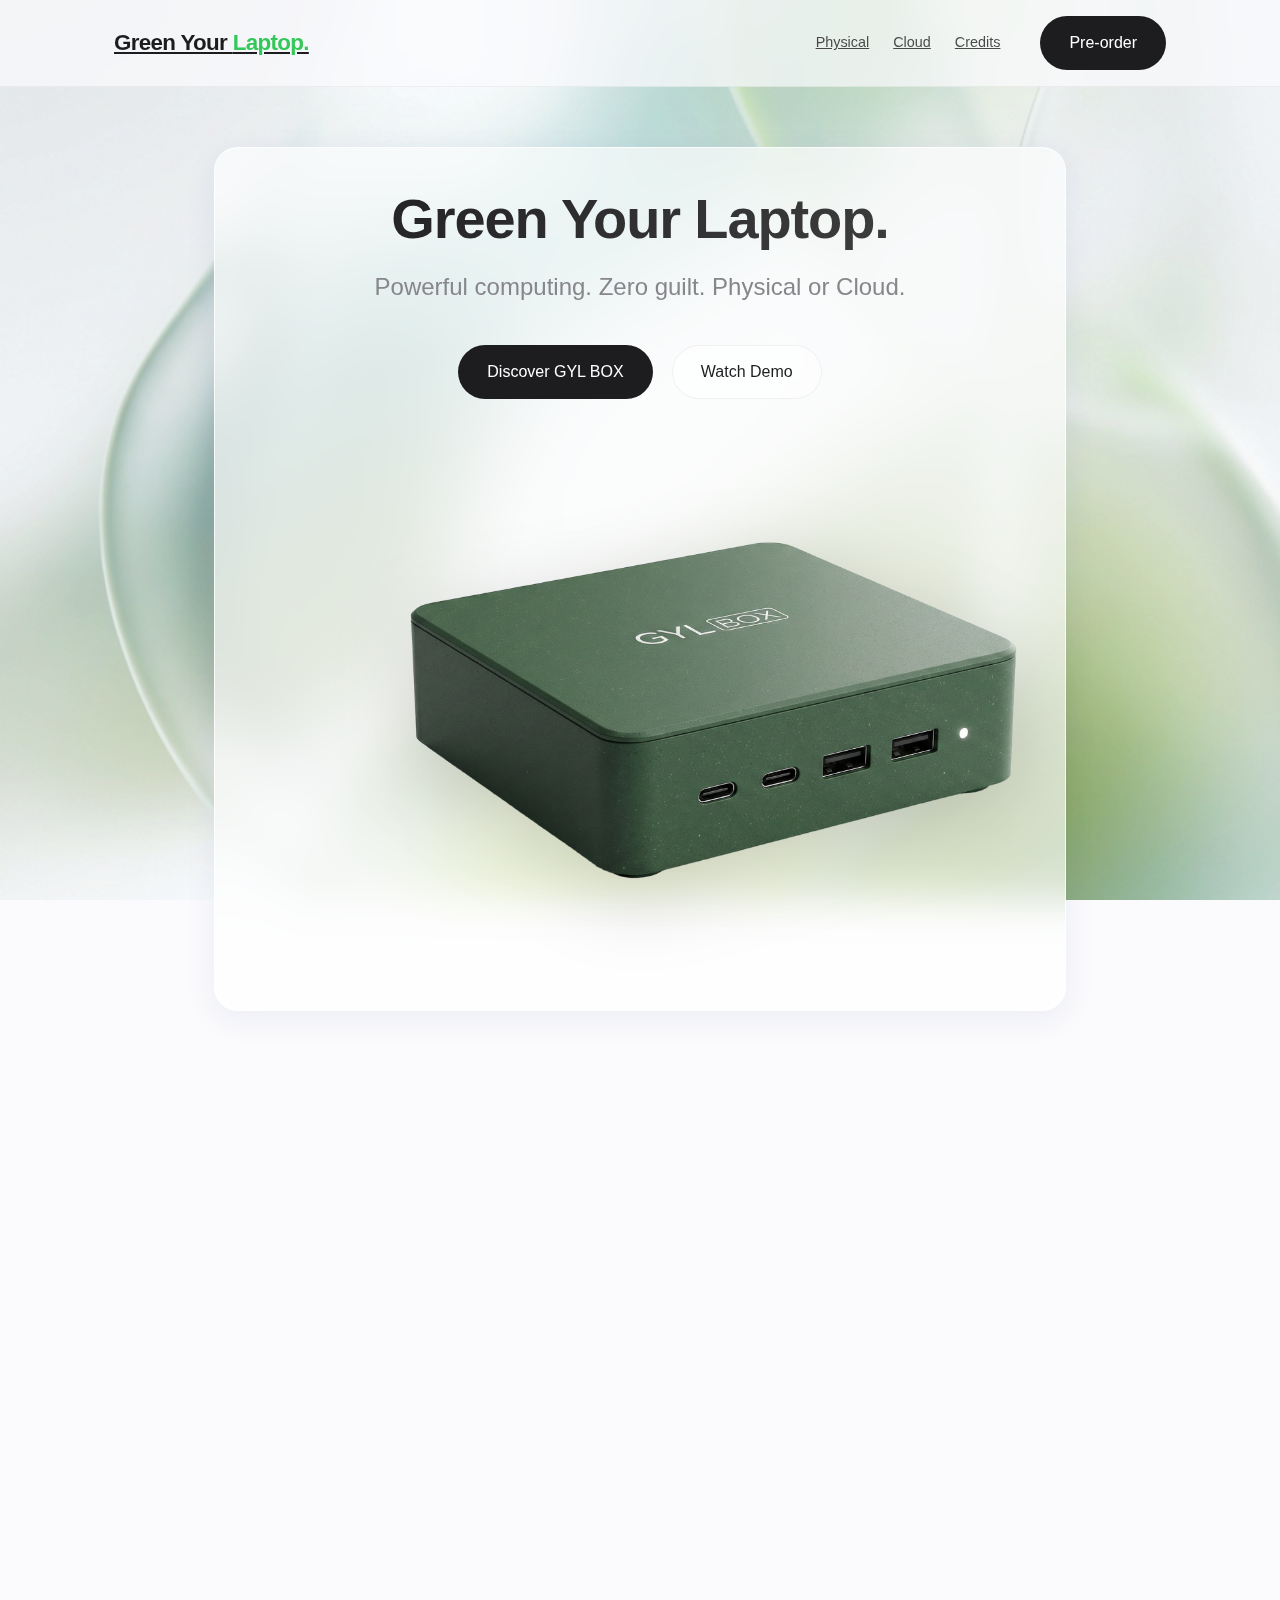
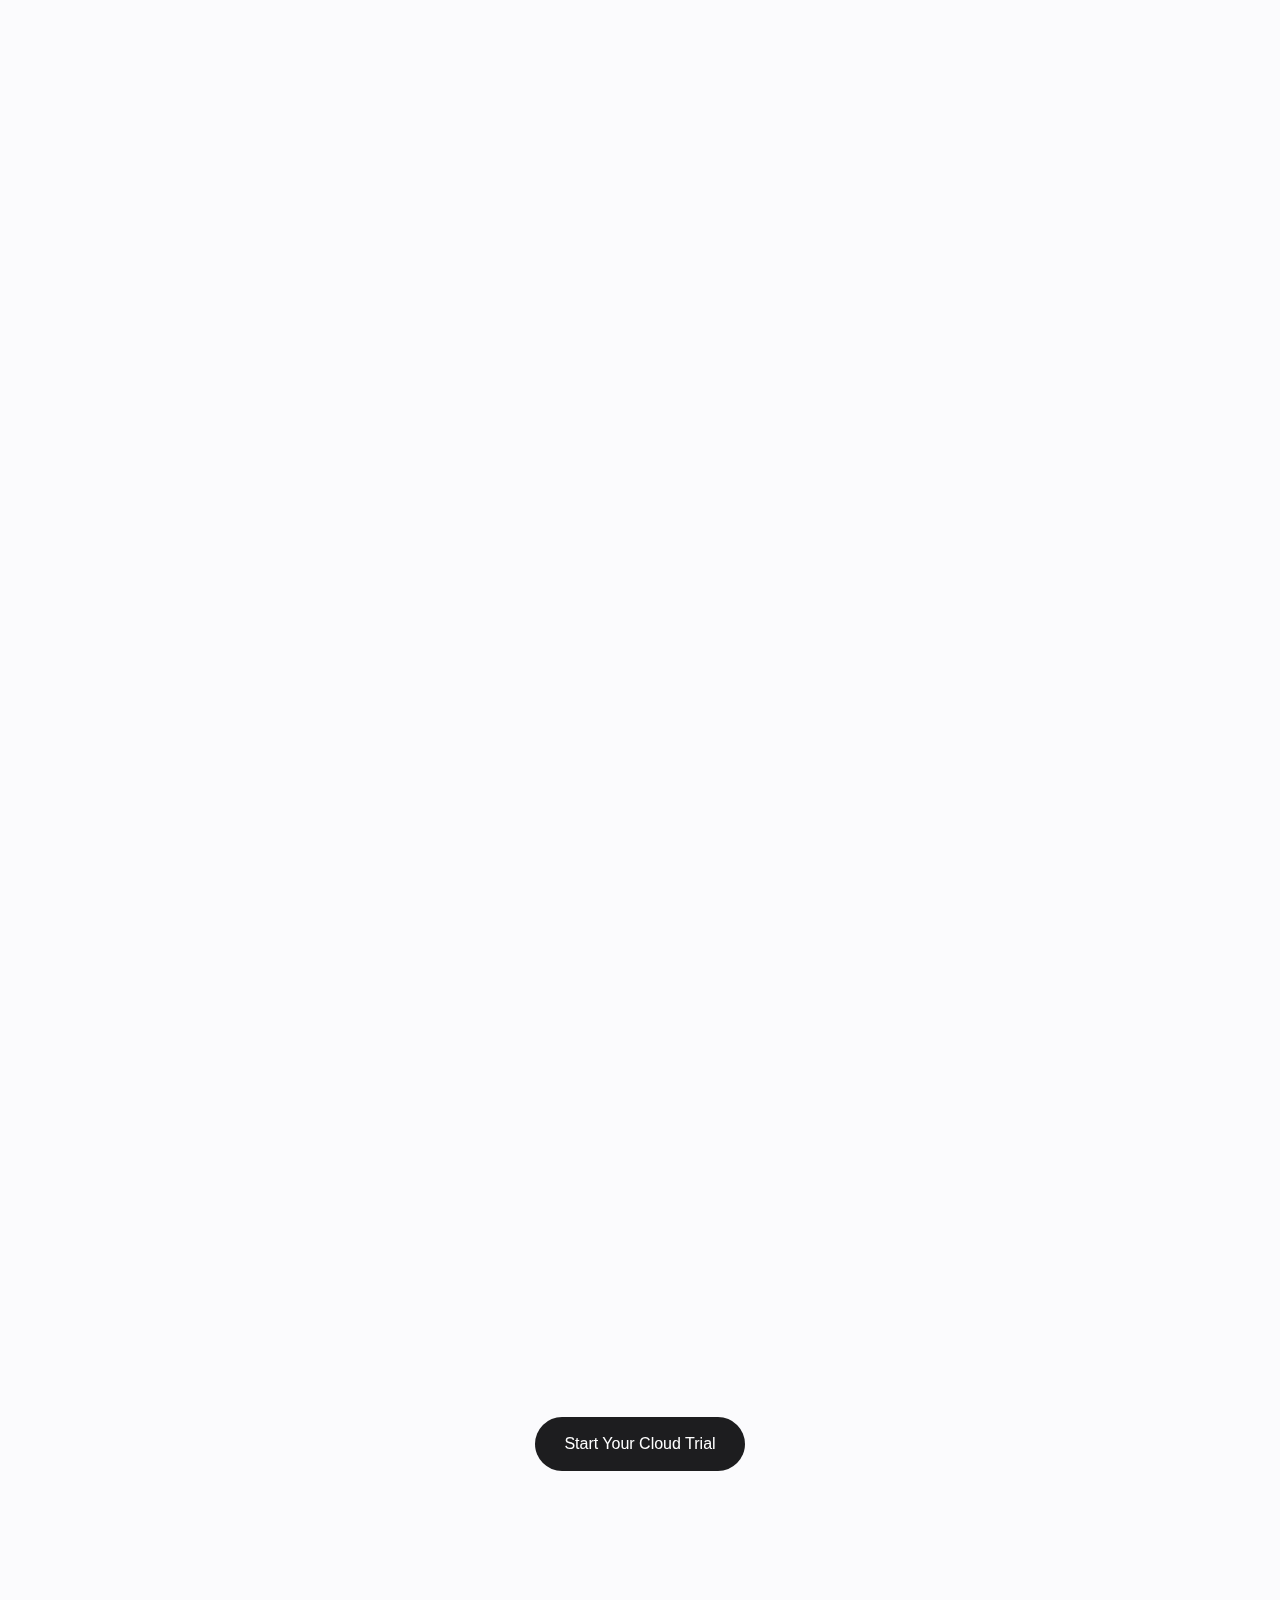
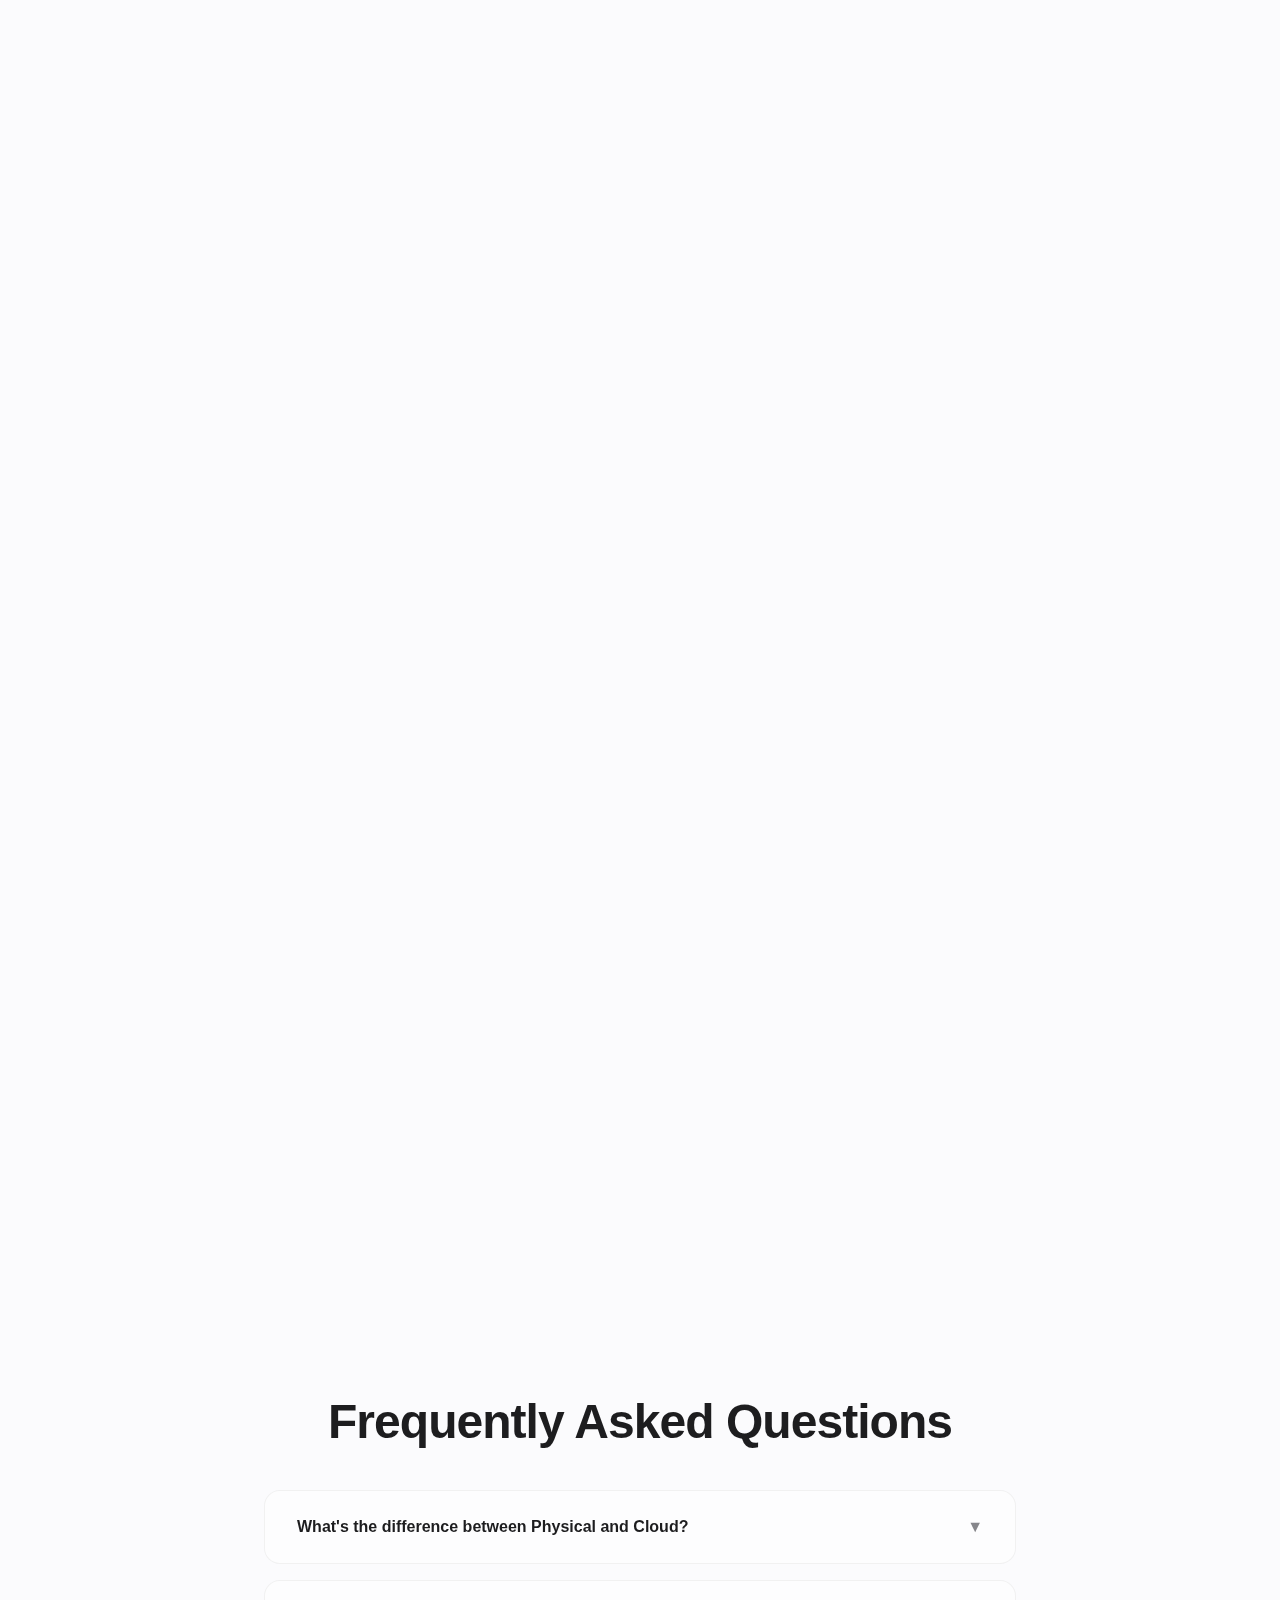
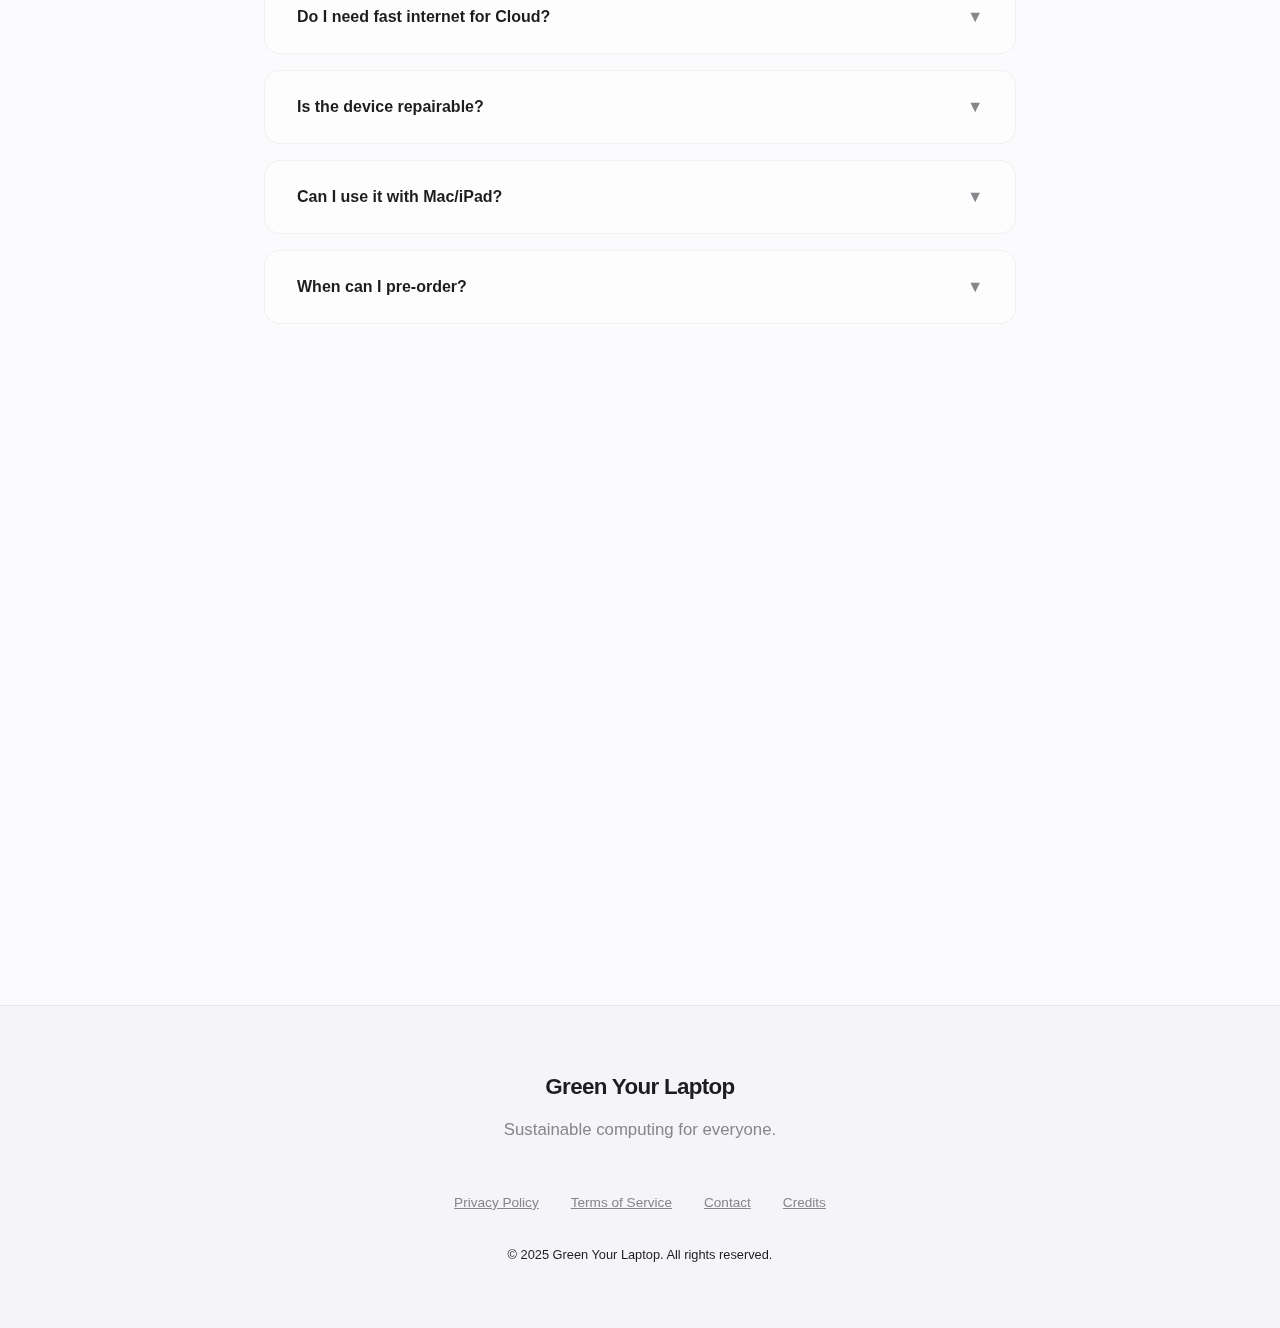
<file: index.html>
<!DOCTYPE html>
<html lang="en">

<head>
    <meta charset="UTF-8">
    <meta name="viewport" content="width=device-width, initial-scale=1.0">
    <title>Green Your Laptop | Sustainable Computing</title>
    <meta name="description"
        content="Powerful computing. Zero guilt. Physical or Cloud. The sustainable choice for your digital life.">
    <link rel="stylesheet" href="style.css">
</head>

<body>

    <!-- Background Wrapper -->
    <div class="bg-wrapper">
        <picture>
            <source media="(max-width: 767px)" srcset="liquid_bg_mobile.png">
            <img src="liquid_bg_desktop.png" alt="" class="bg-image">
        </picture>
    </div>

    <!-- Sticky Header -->
    <header>
        <div class="container nav-container">
            <a href="#" class="logo">Green Your <span>Laptop.</span></a>

            <div class="menu-toggle">
                <span class="bar"></span>
                <span class="bar"></span>
                <span class="bar"></span>
            </div>

            <nav class="nav-links">
                <a href="#physical" class="nav-item">Physical</a>
                <a href="#cloud" class="nav-item">Cloud</a>
                <a href="credits.html" class="nav-item">Credits</a>
                <a href="#preorder" class="btn btn-primary" style="margin-left: 1rem;">Pre-order</a>
            </nav>
        </div>
    </header>

    <!-- Hero Section -->
    <section class="hero" id="hero">
        <div class="container hero-content">
            <div class="glass-card">
                <h1>Green Your Laptop.</h1>
                <p class="hero-subtitle">Powerful computing. Zero guilt. Physical or Cloud.</p>
                <div class="hero-buttons">
                    <a href="#physical" class="btn btn-primary">Discover GYL BOX</a>
                    <a href="#demo" class="btn btn-ghost">Watch Demo</a>
                </div>
                <div class="hero-image-container">
                    <img src="avant.png" alt="GYL BOX Physical - Front view">
                </div>
            </div>
        </div>
    </section>

    <!-- Product 1: GYL BOX Physical -->
    <section class="section-padding" id="physical">
        <div class="container">
            <div class="product-grid">
                <div class="product-image-col">
                    <img src="avant.png" alt="GYL BOX Physical - Front view" class="product-image">
                </div>
                <div class="product-info-col">
                    <div class="glass-card">
                        <h2 class="text-accent">GYL BOX Physical</h2>
                        <h3>Ultra-portable mini PC. Plug into any screen.</h3>
                        <p>Experience desktop-class performance in a chassis made from 100% recycled ocean plastics.</p>

                        <ul class="product-list">
                            <li>7W Ultra-low power consumption</li>
                            <li>100% Recycled Aluminum & Plastic</li>
                            <li>Fully Repairable Design (10/10 iFixit score goal)</li>
                            <li>High-Performance Ryzen Embedded Processor</li>
                        </ul>

                        <div class="specs-row">
                            <div class="spec-item">⚡ 8-Core CPU</div>
                            <div class="spec-item">💾 32GB RAM</div>
                            <div class="spec-item">💿 1TB NVMe</div>
                            <div class="spec-item">🔌 Thunderbolt 4</div>
                        </div>

                        <a href="#" class="btn btn-primary">Pre-order — Starting at €199</a>
                    </div>
                </div>
            </div>
        </div>
    </section>

    <!-- Product 2: GYL BOX Cloud -->
    <section class="section-padding" id="cloud">
        <div class="container">
            <div class="glass-card" style="margin-bottom: 2rem; text-align: center;">
                <h2 class="text-accent">GYL BOX Cloud</h2>
                <h3>Windows Power, Streamed to Your Device</h3>
            </div>

            <div class="product-grid reverse">
                <div class="product-info-col">
                    <div class="glass-card">
                        <ul class="product-list">
                            <li><strong>Use Any Device:</strong> Turn your old laptop, tablet, or phone into a
                                supercomputer.</li>
                            <li><strong>Instant Setup:</strong> No downloads, no updates. Just log in and work.</li>
                            <li><strong>Travel-Ready:</strong> Your workspace follows you anywhere with an internet
                                connection.</li>
                        </ul>
                    </div>
                </div>
                <div class="product-image-col">
                    <img src="arriere.png" alt="GYL BOX - Rear ports" class="product-image">
                </div>
            </div>

            <!-- Pricing Tiers -->
            <div class="tiers-grid">
                <div class="glass-card tier-card">
                    <h4>Cloud Starter</h4>
                    <div class="tier-price">€14.99<span style="font-size: 1rem; color: var(--text-muted);">/mo</span>
                    </div>
                    <p>Perfect for students & office work.</p>
                    <hr style="border-color: var(--glass-border); margin: 1rem 0;">
                    <p>8GB RAM</p>
                    <p>256GB SSD</p>
                    <a href="#" class="btn btn-ghost" style="margin-top: 1rem; width: 100%;">Choose Starter</a>
                </div>
                <div class="glass-card tier-card" style="border-color: var(--accent-color);">
                    <h4 class="text-accent">Cloud Pro</h4>
                    <div class="tier-price">€24.99<span style="font-size: 1rem; color: var(--text-muted);">/mo</span>
                    </div>
                    <p>For creators & power users.</p>
                    <hr style="border-color: var(--glass-border); margin: 1rem 0;">
                    <p>16GB RAM</p>
                    <p>512GB SSD</p>
                    <a href="#" class="btn btn-primary" style="margin-top: 1rem; width: 100%;">Choose Pro</a>
                </div>
                <div class="glass-card tier-card">
                    <h4>Cloud Ultra</h4>
                    <div class="tier-price">€34.99<span style="font-size: 1rem; color: var(--text-muted);">/mo</span>
                    </div>
                    <p>Maximum performance.</p>
                    <hr style="border-color: var(--glass-border); margin: 1rem 0;">
                    <p>32GB RAM</p>
                    <p>1TB SSD</p>
                    <a href="#" class="btn btn-ghost" style="margin-top: 1rem; width: 100%;">Choose Ultra</a>
                </div>
            </div>

            <div style="text-align: center; margin-top: 2rem;">
                <a href="#" class="btn btn-primary">Start Your Cloud Trial</a>
            </div>
        </div>
    </section>

    <!-- Value Props -->
    <section class="section-padding">
        <div class="container">
            <div class="value-grid">
                <div class="glass-card value-card">
                    <div class="value-icon">✈️</div>
                    <h3>Freedom</h3>
                    <p>Work from anywhere. Any screen. Any device. Your computer is no longer tied to hardware.</p>
                </div>
                <div class="glass-card value-card">
                    <div class="value-icon">🌱</div>
                    <h3>Sustainability</h3>
                    <p>100% recycled materials. 7W power consumption. Designed to last 10+ years.</p>
                </div>
                <div class="glass-card value-card">
                    <div class="value-icon">⚡</div>
                    <h3>Performance</h3>
                    <p>RTX graphics. Latest CPU. Desktop power in a pocket-sized form factor.</p>
                </div>
            </div>
        </div>
    </section>

    <!-- Comparison Table -->
    <section class="section-padding">
        <div class="container">
            <div class="glass-card">
                <h2 style="text-align: center; margin-bottom: 2rem;">Physical vs Cloud</h2>
                <div style="overflow-x: auto;">
                    <table class="comparison-table">
                        <thead>
                            <tr>
                                <th>Feature</th>
                                <th>GYL BOX Physical</th>
                                <th>GYL BOX Cloud</th>
                            </tr>
                        </thead>
                        <tbody>
                            <tr>
                                <td><strong>What is it?</strong></td>
                                <td>Tiny, powerful mini PC</td>
                                <td>Streaming PC service</td>
                            </tr>
                            <tr>
                                <td><strong>Price Model</strong></td>
                                <td>One-time purchase</td>
                                <td>Monthly subscription</td>
                            </tr>
                            <tr>
                                <td><strong>Internet?</strong></td>
                                <td>Not required</td>
                                <td>Required (15Mbps+)</td>
                            </tr>
                            <tr>
                                <td><strong>Best For</strong></td>
                                <td>Offline work, privacy, ownership</td>
                                <td>Gaming, flexibility, old devices</td>
                            </tr>
                        </tbody>
                    </table>
                </div>
            </div>
        </div>
    </section>

    <!-- FAQ Section -->
    <section class="section-padding" id="faq">
        <div class="container" style="max-width: 800px;">
            <h2 style="text-align: center; margin-bottom: 2rem;">Frequently Asked Questions</h2>

            <div class="accordion-item">
                <div class="accordion-header">
                    What's the difference between Physical and Cloud?
                    <span class="accordion-icon">▼</span>
                </div>
                <div class="accordion-content">
                    <p>Physical is a hardware device you own. Cloud is a subscription service that streams a powerful
                        computer to your existing devices over the internet.</p>
                </div>
            </div>

            <div class="accordion-item">
                <div class="accordion-header">
                    Do I need fast internet for Cloud?
                    <span class="accordion-icon">▼</span>
                </div>
                <div class="accordion-content">
                    <p>We recommend at least 15 Mbps for a stable experience. For 4K streaming and low-latency gaming,
                        50 Mbps or higher is ideal.</p>
                </div>
            </div>

            <div class="accordion-item">
                <div class="accordion-header">
                    Is the device repairable?
                    <span class="accordion-icon">▼</span>
                </div>
                <div class="accordion-content">
                    <p>Yes! The GYL BOX Physical is designed to be fully modular. You can easily replace the RAM, SSD,
                        and even the fan with standard tools.</p>
                </div>
            </div>

            <div class="accordion-item">
                <div class="accordion-header">
                    Can I use it with Mac/iPad?
                    <span class="accordion-icon">▼</span>
                </div>
                <div class="accordion-content">
                    <p>Absolutely. The GYL Cloud app is available for macOS, iOS, Android, and Windows. You can turn
                        your iPad into a full Windows PC.</p>
                </div>
            </div>

            <div class="accordion-item">
                <div class="accordion-header">
                    When can I pre-order?
                    <span class="accordion-icon">▼</span>
                </div>
                <div class="accordion-content">
                    <p>Pre-orders are open now! Shipping for Physical units begins in Q1 2026. Cloud access is instant
                        upon subscription.</p>
                </div>
            </div>
        </div>
    </section>

    <!-- CTA Footer Section -->
    <section class="section-padding" id="preorder">
        <div class="container">
            <div class="glass-card cta-footer">
                <h2>Ready to Green Your Computing?</h2>
                <div class="btn-group">
                    <a href="#" class="btn btn-primary">Pre-order Physical</a>
                    <a href="#" class="btn btn-ghost">Try Cloud Free</a>
                </div>
            </div>
        </div>
    </section>

    <!-- Footer -->
    <footer>
        <div class="container footer-content">
            <div>
                <h3 class="logo">Green Your Laptop</h3>
                <p>Sustainable computing for everyone.</p>
            </div>
            <div class="footer-links">
                <a href="#">Privacy Policy</a>
                <a href="#">Terms of Service</a>
                <a href="#">Contact</a>
                <a href="credits.html">Credits</a>
            </div>
            <div style="color: var(--text-muted); font-size: 0.8rem;">
                © 2025 Green Your Laptop. All rights reserved.
            </div>
        </div>
    </footer>

    <script src="main.js"></script>
</body>

</html>
</file>
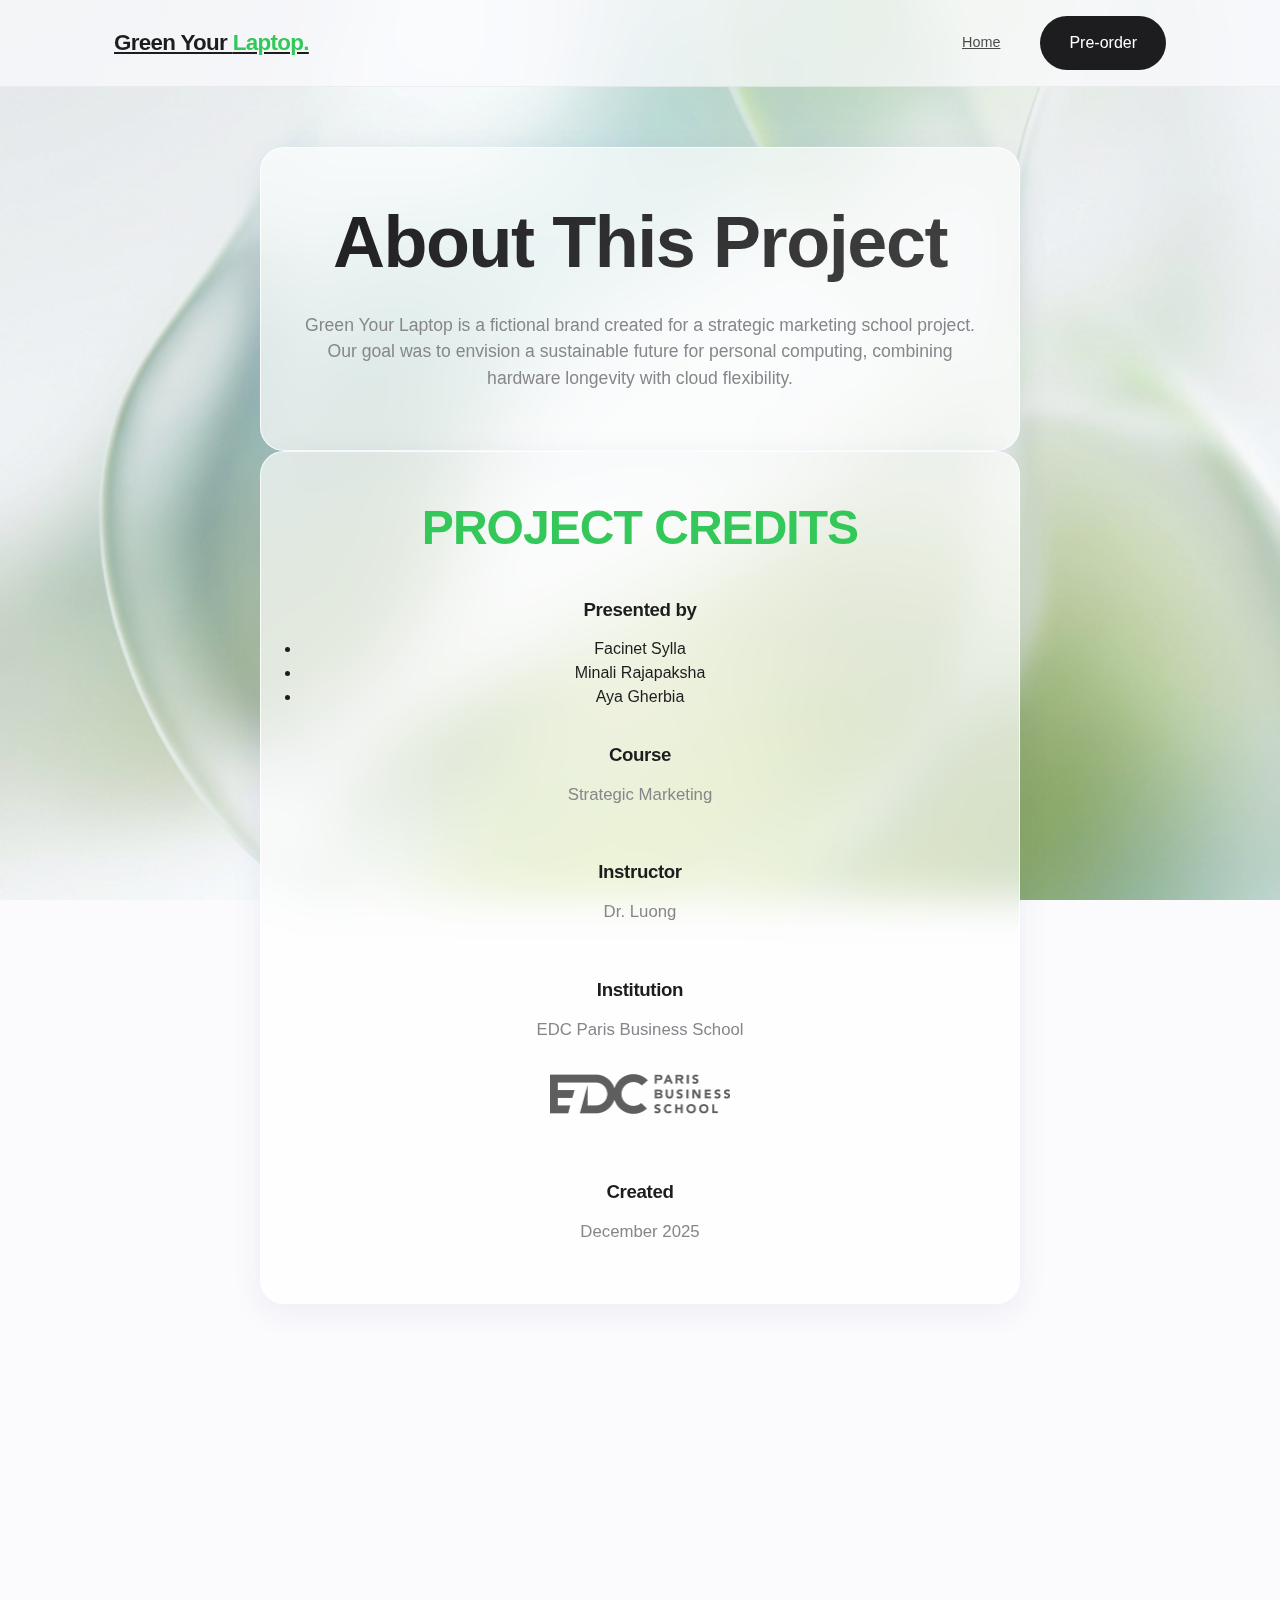
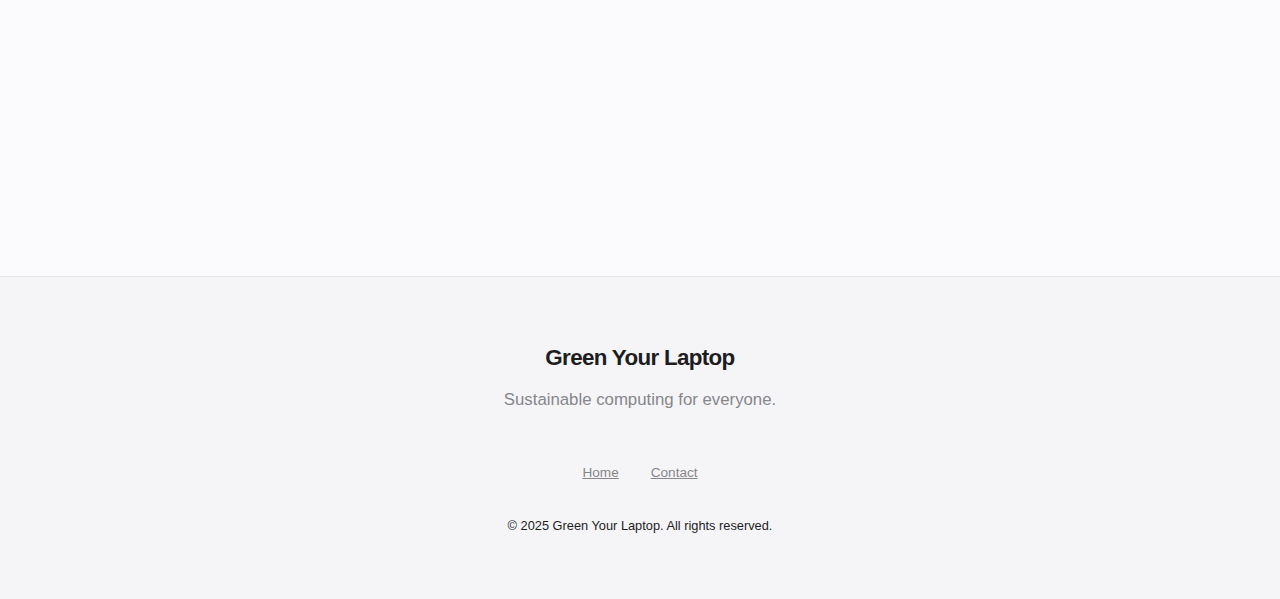
<file: credits.html>
<!DOCTYPE html>
<html lang="en">

<head>
    <meta charset="UTF-8">
    <meta name="viewport" content="width=device-width, initial-scale=1.0">
    <title>Credits | Green Your Laptop</title>
    <link rel="stylesheet" href="style.css">
</head>

<body>

    <!-- Background Wrapper -->
    <div class="bg-wrapper">
        <picture>
            <source media="(max-width: 767px)" srcset="liquid_bg_mobile.png">
            <img src="liquid_bg_desktop.png" alt="" class="bg-image">
        </picture>
    </div>

    <!-- Sticky Header -->
    <header>
        <div class="container nav-container">
            <a href="index.html" class="logo">Green Your <span>Laptop.</span></a>

            <div class="menu-toggle">
                <span class="bar"></span>
                <span class="bar"></span>
                <span class="bar"></span>
            </div>

            <nav class="nav-links">
                <a href="index.html" class="nav-item">Home</a>
                <a href="index.html#preorder" class="btn btn-primary" style="margin-left: 1rem;">Pre-order</a>
            </nav>
        </div>
    </header>

    <!-- Main Content -->
    <main class="credits-container">

        <div class="glass-card credits-section" style="text-align: center;">
            <h1>About This Project</h1>
            <p style="margin-top: 1rem; font-size: 1.1rem;">
                Green Your Laptop is a fictional brand created for a strategic marketing school project.
                Our goal was to envision a sustainable future for personal computing, combining hardware longevity with
                cloud flexibility.
            </p>
        </div>

        <div class="glass-card credits-section">
            <h2 class="text-accent" style="text-align: center; margin-bottom: 2rem;">PROJECT CREDITS</h2>

            <div style="display: grid; grid-template-columns: 1fr; gap: 2rem; text-align: center;">

                <div>
                    <h3>Presented by</h3>
                    <ul class="team-list">
                        <li>Facinet Sylla</li>
                        <li>Minali Rajapaksha</li>
                        <li>Aya Gherbia</li>
                    </ul>
                </div>

                <div>
                    <h3>Course</h3>
                    <p>Strategic Marketing</p>
                </div>

                <div>
                    <h3>Instructor</h3>
                    <p>Dr. Luong</p>
                </div>

                <div>
                    <h3>Institution</h3>
                    <p>EDC Paris Business School</p>
                    <img src="logo_edc.png" alt="EDC Paris Business School" class="edc-logo">
                </div>

                <div>
                    <h3>Created</h3>
                    <p>December 2025</p>
                </div>

            </div>
        </div>

        <div class="glass-card credits-section">
            <h3>Assets & Inspiration</h3>
            <ul style="list-style: disc; padding-left: 1.5rem; margin-top: 1rem; color: var(--text-muted);">
                <li><strong>Product renders:</strong> AI Generated (Midjourney/DALL-E)</li>
                <li><strong>Design inspired by:</strong> Apple.com, Shadow.tech</li>
                <li><strong>Font:</strong> System default (San Francisco, Segoe UI, Roboto)</li>
            </ul>
        </div>

        <div class="glass-card credits-section" style="border-color: rgba(255, 100, 100, 0.3);">
            <h3 style="color: #ff8888;">Disclaimer</h3>
            <p style="margin-top: 0.5rem;">
                "Green Your Laptop" and "GYL BOX" are fictional brands created for educational purposes only.
                This website is a proof-of-concept landing page and does not represent a real commercial product.
            </p>
        </div>

    </main>

    <!-- Footer -->
    <footer>
        <div class="container footer-content">
            <div>
                <h3 class="logo">Green Your Laptop</h3>
                <p>Sustainable computing for everyone.</p>
            </div>
            <div class="footer-links">
                <a href="index.html">Home</a>
                <a href="#">Contact</a>
            </div>
            <div style="color: var(--text-muted); font-size: 0.8rem;">
                © 2025 Green Your Laptop. All rights reserved.
            </div>
        </div>
    </footer>

    <script src="main.js"></script>
</body>

</html>
</file>
<file: style.css>
/* 
 * Green Your Laptop - Global Styles (V2 Premium Light)
 * Design: Liquid Glass / Apple-like / Eco-Premium
 * Colors: White/Off-White, Deep Green Text, Lime Accents
 */

:root {
    /* Palette */
    --bg-color: #FBFBFD;
    /* Apple off-white */
    --text-primary: #1D1D1F;
    /* Apple dark grey/black */
    --text-secondary: #86868B;
    /* Apple muted grey */
    --accent-color: #34C759;
    /* Fresh Green */
    --accent-gradient: linear-gradient(135deg, #34C759 0%, #30B0C7 100%);

    /* Glassmorphism - Light Theme */
    --glass-bg: rgba(255, 255, 255, 0.65);
    --glass-border: rgba(255, 255, 255, 0.8);
    --glass-shadow: 0 8px 32px 0 rgba(31, 38, 135, 0.07);
    --glass-blur: 20px;

    /* Typography */
    --font-family: -apple-system, BlinkMacSystemFont, "Segoe UI", Roboto, Helvetica, Arial, sans-serif;
    --transition-speed: 0.4s;
}

* {
    margin: 0;
    padding: 0;
    box-sizing: border-box;
}

body {
    font-family: var(--font-family);
    background-color: var(--bg-color);
    color: var(--text-primary);
    min-height: 100vh;
    line-height: 1.5;
    overflow-x: hidden;
    -webkit-font-smoothing: antialiased;
}

/* Background Wrapper */
.bg-wrapper {
    position: fixed;
    top: 0;
    left: 0;
    width: 100%;
    height: 100%;
    z-index: -1;
    overflow: hidden;
}

.bg-image {
    width: 100%;
    height: 100%;
    object-fit: cover;
    opacity: 0.8;
    /* Subtle blend */
}

/* --- Typography --- */

h1,
h2,
h3,
h4 {
    font-weight: 600;
    letter-spacing: -0.02em;
    /* Tighter tracking like Apple */
    margin-bottom: 0.8rem;
}

h1 {
    font-size: 3rem;
    /* Mobile */
    background: linear-gradient(135deg, #1D1D1F 0%, #434344 100%);
    -webkit-background-clip: text;
    background-clip: text;
    -webkit-text-fill-color: transparent;
}

h2 {
    font-size: 2.2rem;
}

p {
    margin-bottom: 1.2rem;
    color: var(--text-secondary);
    font-size: 1.05rem;
    font-weight: 400;
}

.text-accent {
    color: var(--accent-color);
    font-weight: 600;
}

.text-gradient {
    background: var(--accent-gradient);
    -webkit-background-clip: text;
    -webkit-text-fill-color: transparent;
}

/* --- Utilities --- */

.container {
    width: 100%;
    max-width: 1100px;
    /* Slightly tighter container */
    margin: 0 auto;
    padding: 0 24px;
}

.glass-card {
    background: var(--glass-bg);
    backdrop-filter: blur(var(--glass-blur));
    -webkit-backdrop-filter: blur(var(--glass-blur));
    border: 1px solid var(--glass-border);
    border-radius: 24px;
    /* Rounder corners */
    padding: 2.5rem;
    box-shadow: var(--glass-shadow);
    transition: transform var(--transition-speed), box-shadow var(--transition-speed);
}

.glass-card:hover {
    transform: translateY(-4px);
    box-shadow: 0 14px 44px 0 rgba(31, 38, 135, 0.12);
    background: rgba(255, 255, 255, 0.75);
}

/* Buttons */
.btn {
    display: inline-flex;
    align-items: center;
    justify-content: center;
    padding: 14px 28px;
    border-radius: 980px;
    /* Pill shape */
    font-weight: 500;
    font-size: 1rem;
    cursor: pointer;
    transition: all 0.3s ease;
    text-decoration: none;
}

.btn-primary {
    background: var(--text-primary);
    /* Black button like Apple */
    color: #fff;
    border: 1px solid transparent;
}

.btn-primary:hover {
    background: #333;
    transform: scale(1.02);
    box-shadow: 0 4px 12px rgba(0, 0, 0, 0.15);
}

.btn-ghost {
    background: rgba(255, 255, 255, 0.5);
    color: var(--text-primary);
    border: 1px solid rgba(0, 0, 0, 0.05);
}

.btn-ghost:hover {
    background: #fff;
    border-color: rgba(0, 0, 0, 0.1);
}

.section-padding {
    padding: 100px 0;
}

/* --- Header --- */

header {
    position: sticky;
    top: 0;
    z-index: 1000;
    background: rgba(251, 251, 253, 0.7);
    /* Translucent off-white */
    backdrop-filter: blur(20px);
    -webkit-backdrop-filter: blur(20px);
    border-bottom: 1px solid rgba(0, 0, 0, 0.05);
    padding: 1rem 0;
}

.nav-container {
    display: flex;
    justify-content: space-between;
    align-items: center;
}

.logo {
    font-size: 1.4rem;
    font-weight: 700;
    color: var(--text-primary);
    letter-spacing: -0.03em;
}

.logo span {
    color: var(--accent-color);
}

.nav-links {
    display: flex;
    gap: 1.5rem;
    align-items: center;
}

.nav-links a.nav-item {
    font-size: 0.9rem;
    color: var(--text-primary);
    font-weight: 500;
    opacity: 0.8;
}

.nav-links a.nav-item:hover {
    opacity: 1;
    color: var(--accent-color);
}

/* Mobile Menu Toggle */
.menu-toggle {
    display: none;
    flex-direction: column;
    cursor: pointer;
    gap: 6px;
}

.bar {
    width: 22px;
    height: 2px;
    background-color: var(--text-primary);
    border-radius: 2px;
    transition: 0.3s;
}

/* --- Hero Section --- */

.hero {
    min-height: 90vh;
    display: flex;
    align-items: center;
    justify-content: center;
    text-align: center;
    padding-top: 60px;
    position: relative;
}

.hero-content {
    max-width: 900px;
    margin: 0 auto;
    z-index: 2;
}

.hero h1 {
    font-size: 3.5rem;
    margin-bottom: 1.2rem;
    line-height: 1.1;
}

.hero-subtitle {
    font-size: 1.5rem;
    margin-bottom: 2.5rem;
    color: var(--text-secondary);
    font-weight: 400;
}

.hero-buttons {
    display: flex;
    gap: 1.2rem;
    justify-content: center;
    margin-bottom: 4rem;
}

.hero-image-container {
    position: relative;
    margin-top: 2rem;
}

.hero-image-container img {
    max-height: 500px;
    margin: 0 auto;
    filter: drop-shadow(0 20px 40px rgba(0, 0, 0, 0.15));
    /* Soft shadow */
    transition: transform 0.5s ease;
}

.hero-image-container img:hover {
    transform: scale(1.02);
}

/* --- Product Sections --- */

.product-grid {
    display: grid;
    grid-template-columns: 1fr;
    gap: 4rem;
    align-items: center;
}

.product-image {
    width: 100%;
    border-radius: 24px;
    filter: drop-shadow(0 15px 30px rgba(0, 0, 0, 0.1));
}

.product-list li {
    margin-bottom: 0.8rem;
    position: relative;
    padding-left: 2rem;
    color: var(--text-primary);
    font-weight: 500;
}

.product-list li::before {
    content: '●';
    color: var(--accent-color);
    position: absolute;
    left: 0.5rem;
    font-size: 0.8rem;
    top: 0.2rem;
}

.specs-row {
    display: flex;
    gap: 1rem;
    margin: 2rem 0;
    flex-wrap: wrap;
}

.spec-item {
    background: #fff;
    padding: 0.6rem 1.2rem;
    border-radius: 12px;
    font-size: 0.9rem;
    font-weight: 600;
    box-shadow: 0 2px 8px rgba(0, 0, 0, 0.05);
    color: var(--text-primary);
    display: flex;
    align-items: center;
    gap: 0.5rem;
}

/* --- Cloud Tiers --- */
.tiers-grid {
    display: grid;
    grid-template-columns: 1fr;
    gap: 2rem;
    margin-top: 3rem;
}

.tier-card {
    text-align: center;
    padding: 2.5rem 2rem;
    background: rgba(255, 255, 255, 0.6);
}

.tier-card.featured {
    background: rgba(255, 255, 255, 0.85);
    border-color: var(--accent-color);
    transform: scale(1.02);
    box-shadow: 0 20px 40px rgba(52, 199, 89, 0.15);
}

.tier-price {
    font-size: 2.5rem;
    font-weight: 700;
    color: var(--text-primary);
    margin: 1rem 0;
    letter-spacing: -0.05em;
}

.tier-price span {
    font-size: 1rem;
    color: var(--text-secondary);
    font-weight: 500;
}

/* --- Value Props --- */

.value-grid {
    display: grid;
    grid-template-columns: 1fr;
    gap: 2rem;
}

.value-card {
    text-align: center;
    padding: 3rem 2rem;
}

.value-icon {
    width: 80px;
    height: 80px;
    background: linear-gradient(135deg, #E8FCEE 0%, #F0F4F8 100%);
    border-radius: 50%;
    display: flex;
    align-items: center;
    justify-content: center;
    font-size: 2rem;
    margin: 0 auto 1.5rem;
    color: var(--accent-color);
    box-shadow: 0 8px 16px rgba(0, 0, 0, 0.03);
}

/* --- Comparison Table --- */

.comparison-table {
    width: 100%;
    border-collapse: separate;
    border-spacing: 0;
    margin-top: 2rem;
}

.comparison-table th,
.comparison-table td {
    padding: 1.5rem;
    text-align: left;
    border-bottom: 1px solid rgba(0, 0, 0, 0.05);
}

.comparison-table th {
    color: var(--text-secondary);
    font-weight: 600;
    text-transform: uppercase;
    font-size: 0.8rem;
    letter-spacing: 0.05em;
}

.comparison-table td {
    font-weight: 500;
}

/* --- FAQ Accordion --- */

.accordion-item {
    margin-bottom: 1rem;
    border: 1px solid rgba(0, 0, 0, 0.05);
    border-radius: 16px;
    background: rgba(255, 255, 255, 0.6);
    overflow: hidden;
    transition: background 0.3s;
}

.accordion-item:hover {
    background: rgba(255, 255, 255, 0.9);
}

.accordion-header {
    padding: 1.5rem 2rem;
    cursor: pointer;
    display: flex;
    justify-content: space-between;
    align-items: center;
    font-weight: 600;
    color: var(--text-primary);
}

.accordion-icon {
    transition: transform 0.3s ease;
    color: var(--text-secondary);
}

.accordion-content {
    max-height: 0;
    overflow: hidden;
    transition: max-height 0.3s ease;
    padding: 0 2rem;
}

.accordion-content p {
    padding-bottom: 1.5rem;
    color: var(--text-secondary);
}

.accordion-item.active .accordion-content {
    max-height: 200px;
}

.accordion-item.active .accordion-icon {
    transform: rotate(180deg);
}

/* --- Footer --- */

footer {
    background: #F5F5F7;
    /* Apple footer grey */
    padding: 4rem 0;
    margin-top: 6rem;
    border-top: 1px solid rgba(0, 0, 0, 0.05);
}

.footer-content {
    display: flex;
    flex-direction: column;
    align-items: center;
    gap: 2rem;
    text-align: center;
}

.footer-links {
    display: flex;
    gap: 2rem;
    flex-wrap: wrap;
    justify-content: center;
}

.footer-links a {
    color: var(--text-secondary);
    font-size: 0.85rem;
}

.footer-links a:hover {
    color: var(--text-primary);
    text-decoration: underline;
}

.cta-footer {
    text-align: center;
    margin-bottom: 3rem;
    background: linear-gradient(135deg, #fff 0%, #f0f4f8 100%);
}

/* --- Credits Page --- */
.credits-container {
    max-width: 800px;
    margin: 0 auto;
    padding: 60px 20px;
}

.edc-logo {
    max-width: 180px;
    margin: 2rem auto;
    display: block;
    filter: grayscale(100%);
    /* Make logo fit the minimal theme */
    opacity: 0.8;
    transition: all 0.3s;
}

.edc-logo:hover {
    filter: grayscale(0%);
    opacity: 1;
}

/* --- Responsive Breakpoints --- */

@media (min-width: 768px) {
    h1 {
        font-size: 4.5rem;
    }

    h2 {
        font-size: 3rem;
    }

    .product-grid {
        grid-template-columns: 1fr 1fr;
        gap: 6rem;
    }

    .product-grid.reverse .product-image-col {
        order: 2;
    }

    .tiers-grid {
        grid-template-columns: repeat(3, 1fr);
    }

    .value-grid {
        grid-template-columns: repeat(3, 1fr);
    }

    .menu-toggle {
        display: none;
    }

    .nav-links {
        display: flex;
        position: static;
        flex-direction: row;
        background: none;
        padding: 0;
        width: auto;
        box-shadow: none;
    }
}

@media (max-width: 767px) {
    .nav-links {
        display: none;
        position: absolute;
        top: 100%;
        left: 0;
        width: 100%;
        background: rgba(255, 255, 255, 0.95);
        backdrop-filter: blur(20px);
        flex-direction: column;
        padding: 2rem;
        text-align: center;
        border-bottom: 1px solid rgba(0, 0, 0, 0.05);
        box-shadow: 0 10px 20px rgba(0, 0, 0, 0.05);
    }

    .nav-links.active {
        display: flex;
    }

    .menu-toggle {
        display: flex;
    }

    .btn {
        width: 100%;
    }

    .hero-buttons {
        flex-direction: column;
        width: 100%;
    }
}
</file>
